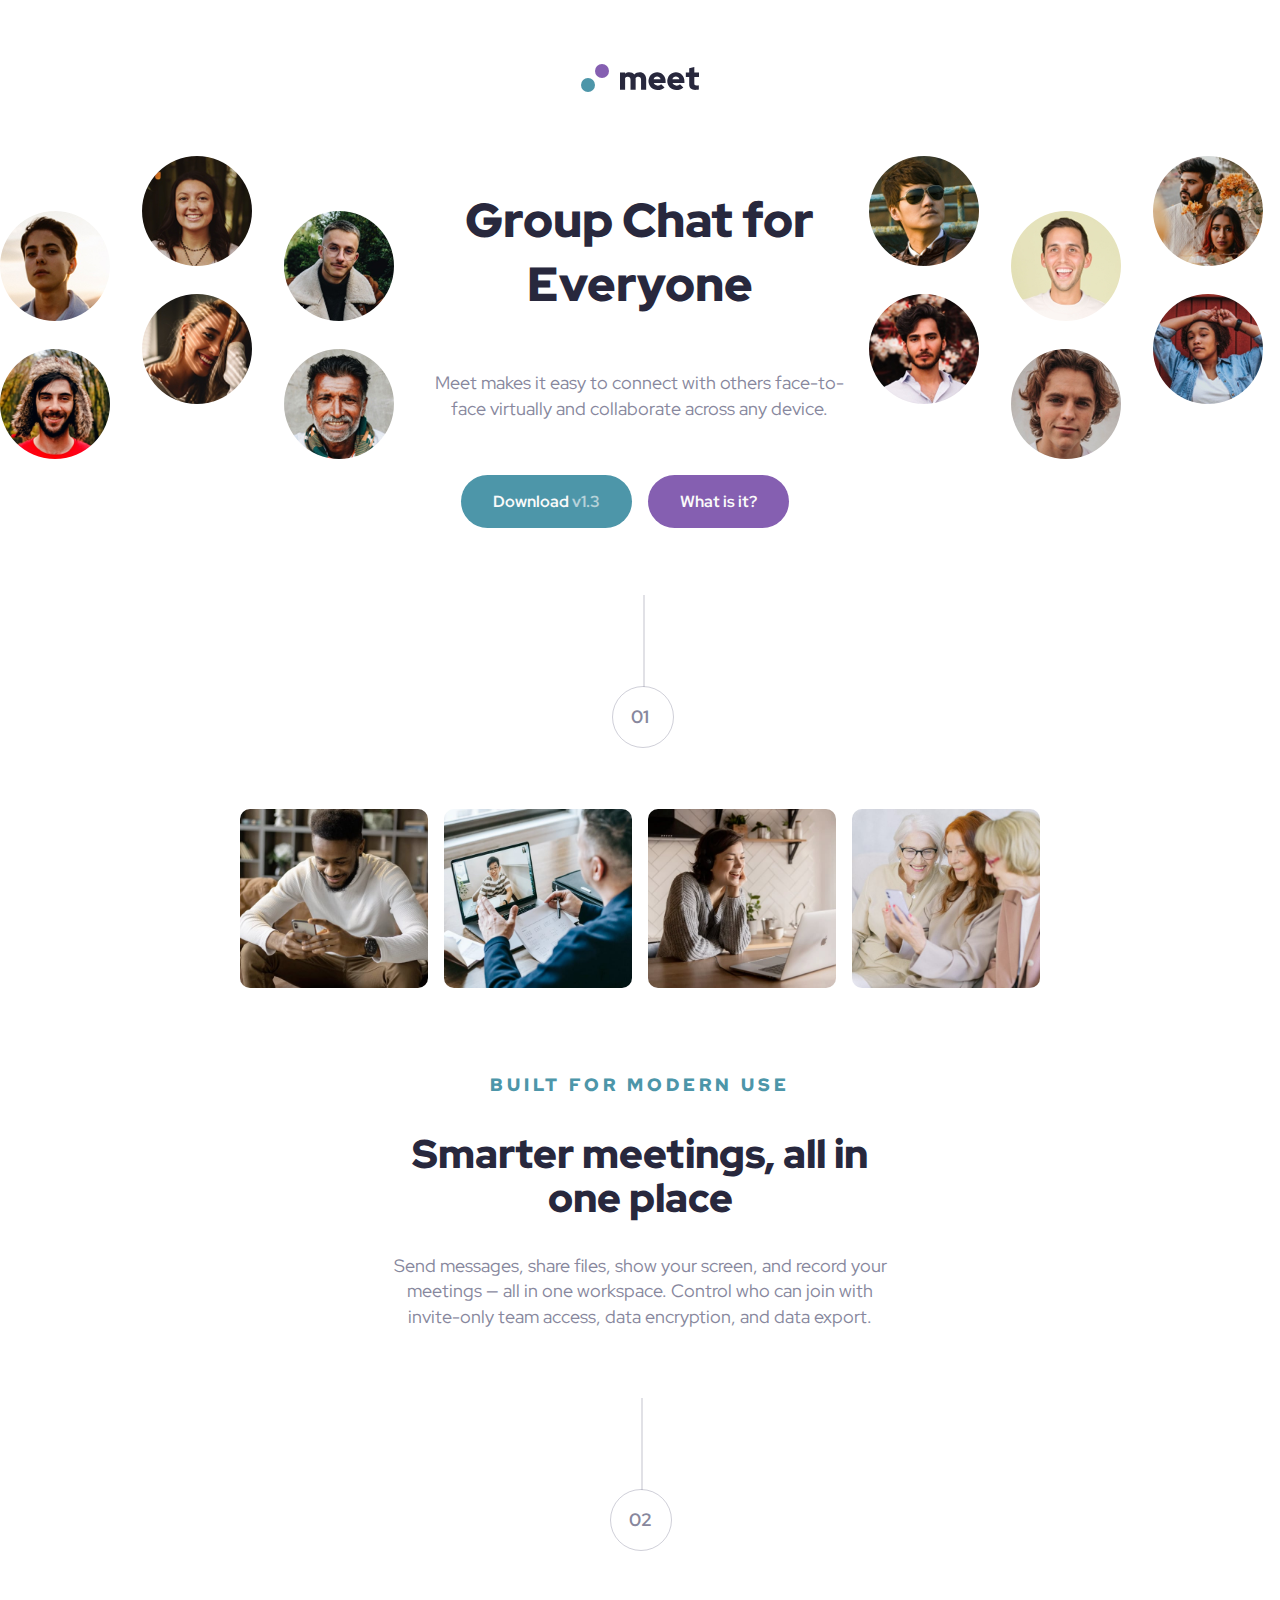
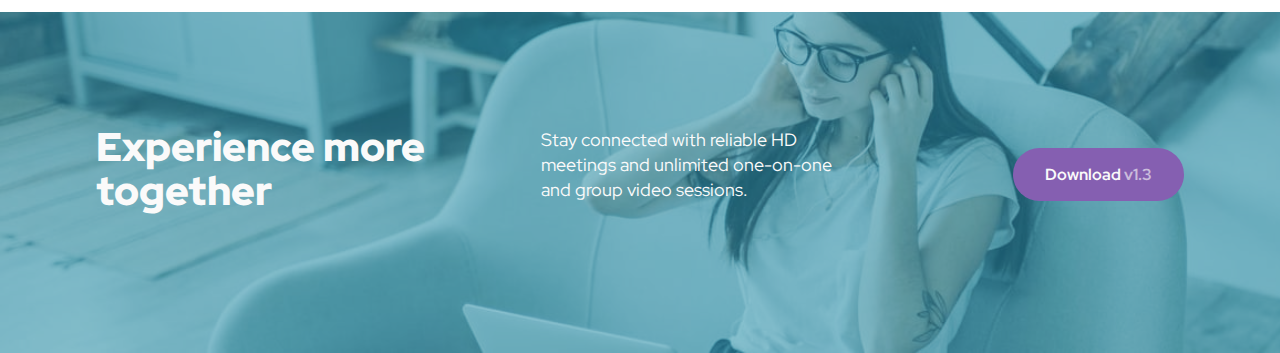
<file: index.html>
<!DOCTYPE html>
<html lang="en">
<head>
  <meta charset="UTF-8">
  <meta name="viewport" content="width=device-width, initial-scale=1.0">
  <link rel="preconnect" href="https://fonts.googleapis.com">
  <link rel="preconnect" href="https://fonts.gstatic.com" crossorigin>
  <link href="https://fonts.googleapis.com/css2?family=Red+Hat+Display:wght@400;700;900&display=swap" rel="stylesheet">

  <link rel="icon" type="image/png" sizes="32x32" href="./assets/favicon-32x32.png">
  <link rel="stylesheet" href="style.css">
  
  <title>Frontend Mentor | Meet landing page</title>
</head>
<body>

  <header>
    <!--logo-->
    <img src="./assets/logo.svg" alt="a brand logo that says meet" class="logo">
  </header>

  <main>

    
    <section class="hero">
      <!--hero image: mobile and table-->
      <img src="./assets/tablet/image-hero.png" alt="a collection of photos of smiling people" class="hero-img">
      <!--hero image: desktop. turned off by default-->
      <img src="./assets/desktop/image-hero-left.png" alt="a collection of photos of smiling people" class="hero-img-left">
      <img src="./assets/desktop/image-hero-right.png" alt="a collection of photos of smiling people" class="hero-img-right">
      <!--hero title-->
      <h1 class="hero-title">Group Chat for Everyone</h1>
      <!--hero body-->
      <p class="hero-body">Meet makes it easy to connect with others face-to-face virtually and collaborate across any device.</p>
      <!--btn btn primary-->
      <a href="#" class="btn btn-primary">Download <span class="accent">v1.3</span></a>
      <!--btn btn secondary-->
      <a href="#" class="btn btn-secondary">What is it?</a>
      <!--circle number-->
    </section>

    <div>
      <p class="circle-number">01</p>
    </div>
    
    <section class="main-images">
      <!--image-->
      <img src="./assets/desktop/image-man-texting.jpg" alt="a man smiling while looking at his phone" class="main-img">
      <!--image-->
      <img src="./assets/desktop/image-men-in-meeting.jpg" alt="a man video chatting with his son" class="main-img">
      <!--image-->
      <img src="./assets/desktop/image-woman-in-videocall.jpg" alt="a woman smiling while looking at her laptop screen" class="main-img">
      <!--image-->
      <img src="./assets/desktop/image-women-videochatting.jpg" alt="three women smiling while looking at a phone" class="main-img">
    </section>

    <section class="main-text">
      <!--main subtitle-->
      <p class="main-subtitle">Built for modern use</p>
      <!--main title-->
      <h2 class="main-title">Smarter meetings, all in one place</h2>
      <!--main body-->
      <p class="main-body">Send messages, share files, show your screen, and record your meetings — all in one 
        workspace. Control who can join with invite-only team access, data encryption, and data export.</p>
    </section>

    <div>
      <p class="circle-number">02</p>
    </div>
  </main>

  <footer>
    <!--footer title-->
    <h2 class="footer-title">Experience more together</h2>
    <!--footer body-->
    <p class="footer-body">Stay connected with reliable HD meetings and unlimited one-on-one and group video sessions.</p>
    <!--btn btn primary-->
    <a href="#" class="btn btn-footer btn-secondary">Download <span class="accent">v1.3</span></a>
  </footer>
    
  

</body>
</html>
</file>
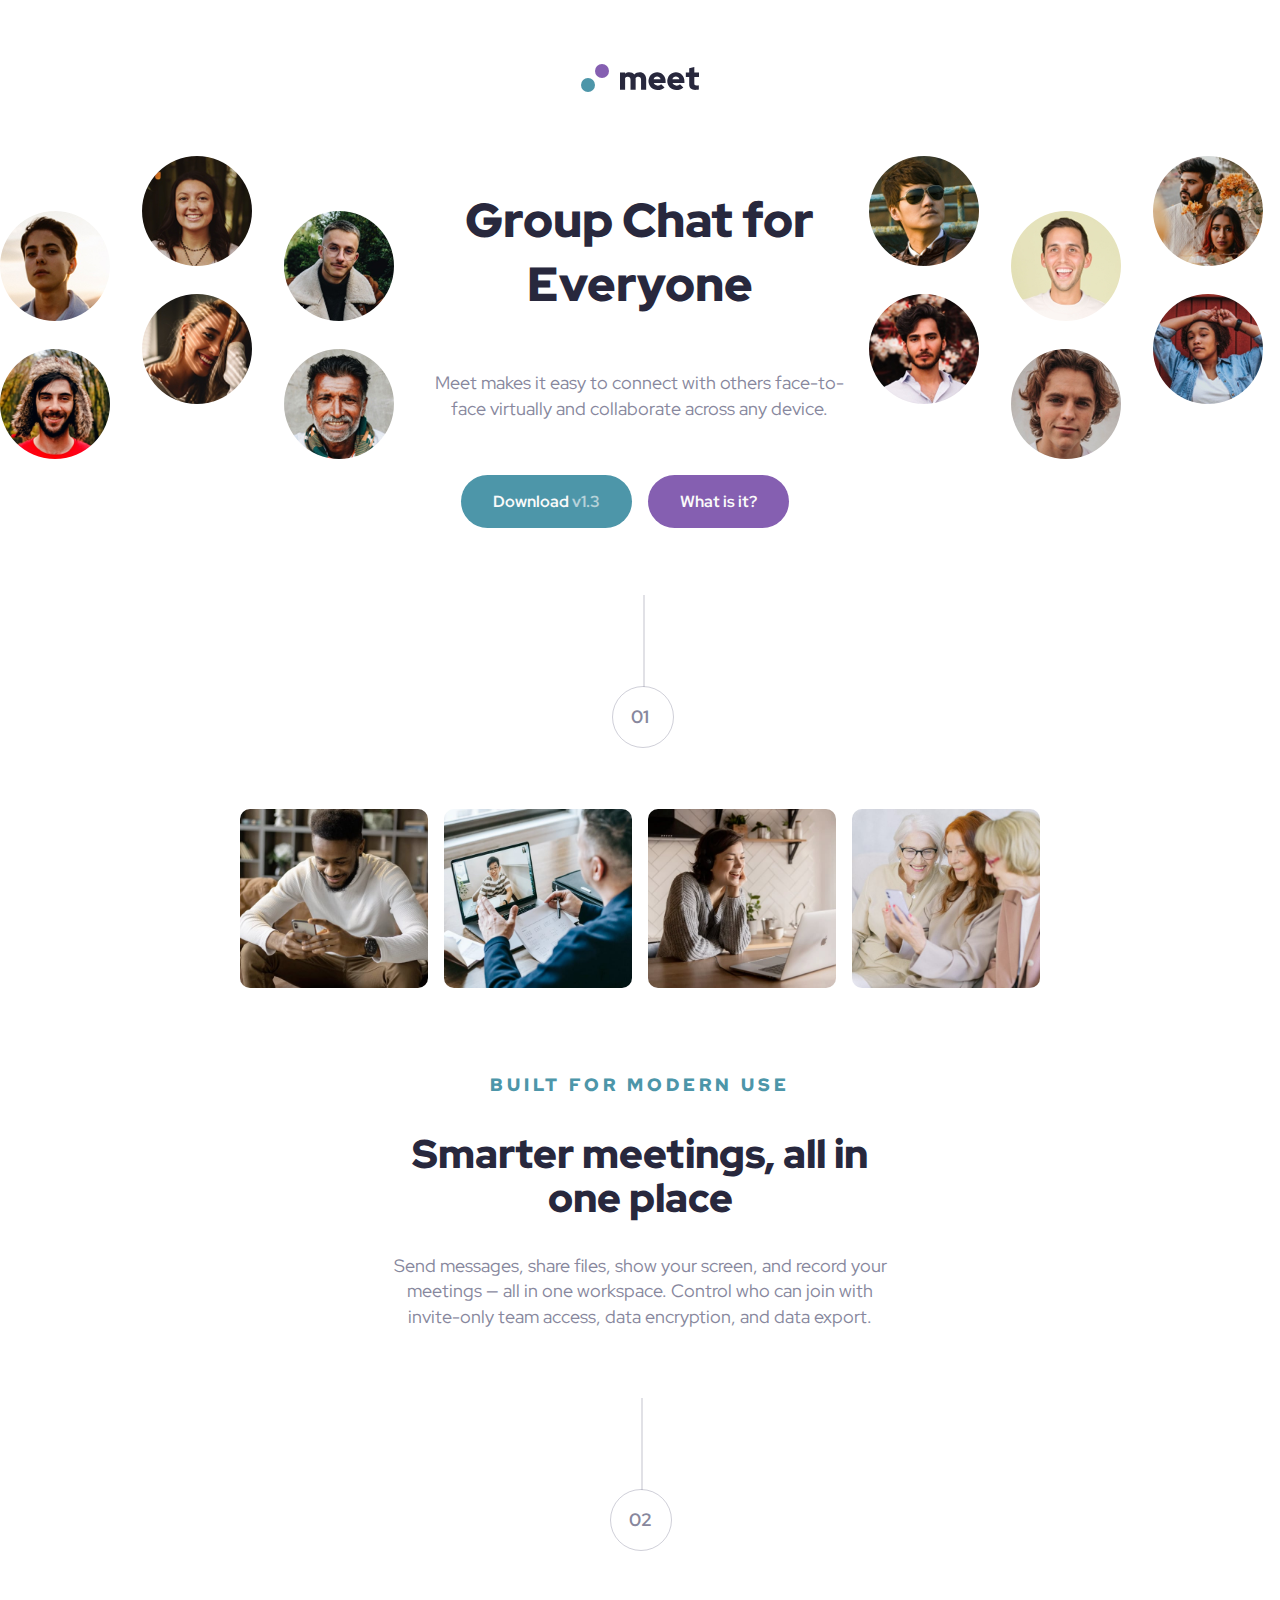
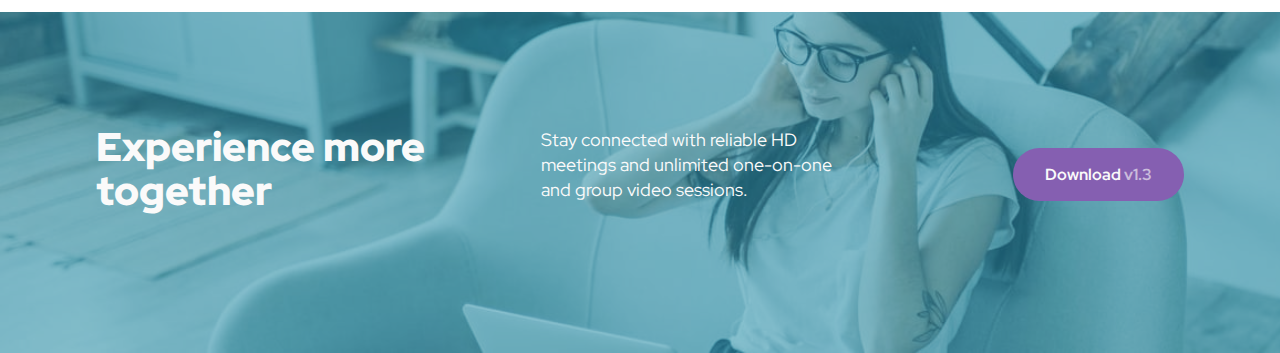
<file: docs/index.html>
<!DOCTYPE html>
<html lang="en">

<head>
  <meta charset="UTF-8">
  <meta name="viewport" content="width=device-width, initial-scale=1.0">
  <link rel="preconnect" href="https://fonts.googleapis.com">
  <link rel="preconnect" href="https://fonts.gstatic.com" crossorigin>
  <link href="https://fonts.googleapis.com/css2?family=Red+Hat+Display:wght@400;700;900&display=swap" rel="stylesheet">

  <link rel="icon" type="image/png" sizes="32x32" href="./assets/favicon-32x32.png">
  <link rel="stylesheet" href="style.css">

  <title>Frontend Mentor | Meet landing page</title>
</head>

<body>

  <header>
    <!--logo-->
    <img src="./assets/logo.svg" alt="a brand logo that says meet" class="logo">
  </header>

  <main>


    <section class="hero">
      <!--hero image: mobile and table-->
      <img src="./assets/tablet/image-hero.png" alt="a collection of photos of smiling people" class="hero-img">
      <!--hero image: desktop. turned off by default-->
      <img src="./assets/desktop/image-hero-left.png" alt="a collection of photos of smiling people"
        class="hero-img-left">
      <img src="./assets/desktop/image-hero-right.png" alt="a collection of photos of smiling people"
        class="hero-img-right">
      <!--hero title-->
      <h1 class="hero-title">Group Chat for Everyone</h1>
      <!--hero body-->
      <p class="hero-body">Meet makes it easy to connect with others face-to-face virtually and collaborate across any
        device.</p>
      <!--btn btn primary-->
      <a href="#" class="btn btn-primary">Download <span class="accent">v1.3</span></a>
      <!--btn btn secondary-->
      <a href="#" class="btn btn-secondary">What is it?</a>
      <!--circle number-->
    </section>

    <div>
      <p class="circle-number">01</p>
    </div>

    <section class="main-images">
      <!--image-->
      <img src="./assets/desktop/image-man-texting.jpg" alt="a man smiling while looking at his phone" class="main-img">
      <!--image-->
      <img src="./assets/desktop/image-men-in-meeting.jpg" alt="a man video chatting with his son" class="main-img">
      <!--image-->
      <img src="./assets/desktop/image-woman-in-videocall.jpg" alt="a woman smiling while looking at her laptop screen"
        class="main-img">
      <!--image-->
      <img src="./assets/desktop/image-women-videochatting.jpg" alt="three women smiling while looking at a phone"
        class="main-img">
    </section>

    <section class="main-text">
      <!--main subtitle-->
      <p class="main-subtitle">Built for modern use</p>
      <!--main title-->
      <h2 class="main-title">Smarter meetings, all in one place</h2>
      <!--main body-->
      <p class="main-body">Send messages, share files, show your screen, and record your meetings — all in one
        workspace. Control who can join with invite-only team access, data encryption, and data export.</p>
    </section>

    <div>
      <p class="circle-number">02</p>
    </div>
  </main>

  <footer>
    <!--footer title-->
    <h2 class="footer-title">Experience more together</h2>
    <!--footer body-->
    <p class="footer-body">Stay connected with reliable HD meetings and unlimited one-on-one and group video sessions.
    </p>
    <!--btn btn primary-->
    <a href="#" class="btn btn-footer btn-secondary">Download <span class="accent">v1.3</span></a>
  </footer>



</body>

</html>
</file>
<file: style.css>
/*===========
GLOBAL STYLES
=============*/

* {
  box-sizing: border-box;
}

body {
  margin: 0;
  font-family: 'Red Hat Display', sans-serif;
  color: #87879D;
  font-weight: 400;
  font-size: 1rem;
}

img {
  max-width: 100%;
  display: block;
}

/*===========
TYPOGRAPHY
=============*/

h1,
h2,
.main-subtitle {
  font-weight: 900;
}

h1,
h2 {
  color: #28283d;
}

h1 {
  font-size: 3rem;
}

h2 {
  font-size: 2.5rem;
  line-height: 1.1;
}

p {
  font-size: 1.125rem;
  line-height: 1.4;
}

.main-subtitle {
  text-transform: uppercase;
  letter-spacing: 4px;
  color: #4d96a9;
  line-height: 1.625;
}

.btn {
  font-weight: 700;
  color: #fafafa;
}

.accent {
  opacity: .6;
}

.circle-number {
  font-weight: 700;
}

.footer-title,
.footer-body {
  color: #fafafa;
}

/*===========
BUTTONS
=============*/

.btn {
  padding: 1em 2em;
  border-radius: 100vh;
  text-decoration: none;
}

.btn-primary {
  background-color: #4D96A9;
}

.btn-primary:hover,
.btn-primary:focus {
  background-color: #8fe3f9;
}

.btn-secondary {
  background-color: #855FB1;
}

.btn-secondary:hover,
.btn-secondary:focus {
  background-color: #d9b8ff;
}

/*===========
CIRCLED NUMBERS
=============*/

.circle-number {
  position: relative;
  display: inline;
}

.circle-number::before {
  content: "";
  border: 1px solid #87879D;
  opacity: .25;
  height: 90px;
  position: absolute;
  top: -110px;
  left: 12px;
}

.circle-number::after {
  content: "";
  padding: 30px 30px;
  border: 1px solid #87879D;
  opacity: .4;
  border-radius: 100%;
  position: absolute;
  inset: 0;
  left: -19px;
  top: -19px;
}

/*===========
LAYOUT
=============*/
.logo {
  margin: 4em auto;
}

.hero-img-left,
.hero-img-right {
  display: none;
}

main {
  display: flex;
  flex-direction: column;
  align-items: center;
  text-align: center;
}

section {
  max-width: 350px;
  margin-bottom: 4em;
}

.hero {
  display: flex;
  flex-direction: column;
  margin-bottom: 10em;
}

.btn {
  align-self: center;
  margin-bottom: 1em;
}

.main-images {
  display: grid;
  grid-template-columns: 1fr 1fr;
  gap: 1.5em;
  margin-top: 5em;
}

.main-img {
  border-radius: 10px;
}

.main-text {
  margin-bottom: 10em;
}

footer {
  background-image: url(./assets/mobile/image-footer.jpg);
  background-color: #4D96A9;
  background-blend-mode:soft-light;
  background-size: cover;
  padding: 5em 2em;
  margin-top: 5em;
  max-width: 100%;
  display: flex;
  flex-direction: column;
  text-align: center;
}

.footer-body {
  margin-bottom: 3em;
}

@media (min-width: 600px) {
  section {
    max-width: 500px;
  }

  .hero {
    display: grid;
    grid-template-columns: 1fr 1fr;
    gap: 1em;
  }

  .hero-title {
    margin-bottom: 0;
  }

  .hero-img,
  .hero-title,
  .hero-body {
    grid-column: span 2;
  }
  
  .btn-primary {
    justify-self: end;
  }

  .btn-secondary {
    justify-self: start;
  }

  .main-images {
    grid-template-columns: repeat(4, 1fr);
    gap: 0.5em;
    margin-bottom: 2em;
  }

  footer {
    background-image: url(./assets/tablet/image-footer.jpg);
  }

  @media (min-width: 1000px) {
    .hero-img {
      display: none;
    }

    .hero-img-left,
    .hero-img-right {
      display: block;
    }

    .hero {
      max-width: 100%;
      display: grid;
      grid-template-columns: 2fr 1fr 1fr 2fr;
    }

    .hero-img-left,
    .hero-img-right {
      grid-row: 1 / span 2;
    }

    .hero-title {
      grid-row: 1;
    }

    .hero-body {
      grid-row: 2;
    }

    .hero-img-left {
      grid-column: 1;
    }

    .hero-img-right {
      grid-column: 4;
    }

    .hero-title,
    .hero-body {
      grid-column: 2 / span 2;
    }

    .btn-primary {
      grid-column: 2;
    }

    .main-images {
      max-width: 800px;
      gap: 1em;
      margin-bottom: 4em;
    }

    footer {
      background-image: url(./assets/desktop/image-footer.jpg);
      display: grid;
      grid-template-columns: 1em 2fr 2fr 1fr 1em;
      gap: 3em;
      text-align: left;
      align-items: center;
    }

    .footer-title {
      grid-column: 2;
      margin-bottom: 1.5em;
    }

    .footer-body {
      grid-column: 3;
      width: 80%;
    }

    .btn-footer {
      justify-self: end;
    }

  }
    
}
</file>
<file: docs/style.css>
/*===========
GLOBAL STYLES
=============*/

* {
  box-sizing: border-box;
}

body {
  margin: 0;
  font-family: 'Red Hat Display', sans-serif;
  color: #87879D;
  font-weight: 400;
  font-size: 1rem;
}

img {
  max-width: 100%;
  display: block;
}

/*===========
TYPOGRAPHY
=============*/

h1,
h2,
.main-subtitle {
  font-weight: 900;
}

h1,
h2 {
  color: #28283d;
}

h1 {
  font-size: 3rem;
}

h2 {
  font-size: 2.5rem;
  line-height: 1.1;
}

p {
  font-size: 1.125rem;
  line-height: 1.4;
}

.main-subtitle {
  text-transform: uppercase;
  letter-spacing: 4px;
  color: #4d96a9;
  line-height: 1.625;
}

.btn {
  font-weight: 700;
  color: #fafafa;
}

.accent {
  opacity: .6;
}

.circle-number {
  font-weight: 700;
}

.footer-title,
.footer-body {
  color: #fafafa;
}

/*===========
BUTTONS
=============*/

.btn {
  padding: 1em 2em;
  border-radius: 100vh;
  text-decoration: none;
}

.btn-primary {
  background-color: #4D96A9;
}

.btn-primary:hover,
.btn-primary:focus {
  background-color: #8fe3f9;
}

.btn-secondary {
  background-color: #855FB1;
}

.btn-secondary:hover,
.btn-secondary:focus {
  background-color: #d9b8ff;
}

/*===========
CIRCLED NUMBERS
=============*/

.circle-number {
  position: relative;
  display: inline;
}

.circle-number::before {
  content: "";
  border: 1px solid #87879D;
  opacity: .25;
  height: 90px;
  position: absolute;
  top: -110px;
  left: 12px;
}

.circle-number::after {
  content: "";
  padding: 30px 30px;
  border: 1px solid #87879D;
  opacity: .4;
  border-radius: 100%;
  position: absolute;
  inset: 0;
  left: -19px;
  top: -19px;
}

/*===========
LAYOUT
=============*/
.logo {
  margin: 4em auto;
}

.hero-img-left,
.hero-img-right {
  display: none;
}

main {
  display: flex;
  flex-direction: column;
  align-items: center;
  text-align: center;
}

section {
  max-width: 350px;
  margin-bottom: 4em;
}

.hero {
  display: flex;
  flex-direction: column;
  margin-bottom: 10em;
}

.btn {
  align-self: center;
  margin-bottom: 1em;
}

.main-images {
  display: grid;
  grid-template-columns: 1fr 1fr;
  gap: 1.5em;
  margin-top: 5em;
}

.main-img {
  border-radius: 10px;
}

.main-text {
  margin-bottom: 10em;
}

footer {
  background-image: url(./assets/mobile/image-footer.jpg);
  background-color: #4D96A9;
  background-blend-mode:soft-light;
  background-size: cover;
  padding: 5em 2em;
  margin-top: 5em;
  max-width: 100%;
  display: flex;
  flex-direction: column;
  text-align: center;
}

.footer-body {
  margin-bottom: 3em;
}

@media (min-width: 600px) {
  section {
    max-width: 500px;
  }

  .hero {
    display: grid;
    grid-template-columns: 1fr 1fr;
    gap: 1em;
  }

  .hero-title {
    margin-bottom: 0;
  }

  .hero-img,
  .hero-title,
  .hero-body {
    grid-column: span 2;
  }
  
  .btn-primary {
    justify-self: end;
  }

  .btn-secondary {
    justify-self: start;
  }

  .main-images {
    grid-template-columns: repeat(4, 1fr);
    gap: 0.5em;
    margin-bottom: 2em;
  }

  footer {
    background-image: url(./assets/tablet/image-footer.jpg);
  }

  @media (min-width: 1000px) {
    .hero-img {
      display: none;
    }

    .hero-img-left,
    .hero-img-right {
      display: block;
    }

    .hero {
      max-width: 100%;
      display: grid;
      grid-template-columns: 2fr 1fr 1fr 2fr;
    }

    .hero-img-left,
    .hero-img-right {
      grid-row: 1 / span 2;
    }

    .hero-title {
      grid-row: 1;
    }

    .hero-body {
      grid-row: 2;
    }

    .hero-img-left {
      grid-column: 1;
    }

    .hero-img-right {
      grid-column: 4;
    }

    .hero-title,
    .hero-body {
      grid-column: 2 / span 2;
    }

    .btn-primary {
      grid-column: 2;
    }

    .main-images {
      max-width: 800px;
      gap: 1em;
      margin-bottom: 4em;
    }

    footer {
      background-image: url(./assets/desktop/image-footer.jpg);
      display: grid;
      grid-template-columns: 1em 2fr 2fr 1fr 1em;
      gap: 3em;
      text-align: left;
      align-items: center;
    }

    .footer-title {
      grid-column: 2;
      margin-bottom: 1.5em;
    }

    .footer-body {
      grid-column: 3;
      width: 80%;
    }

    .btn-footer {
      justify-self: end;
    }

  }
    
}
</file>
